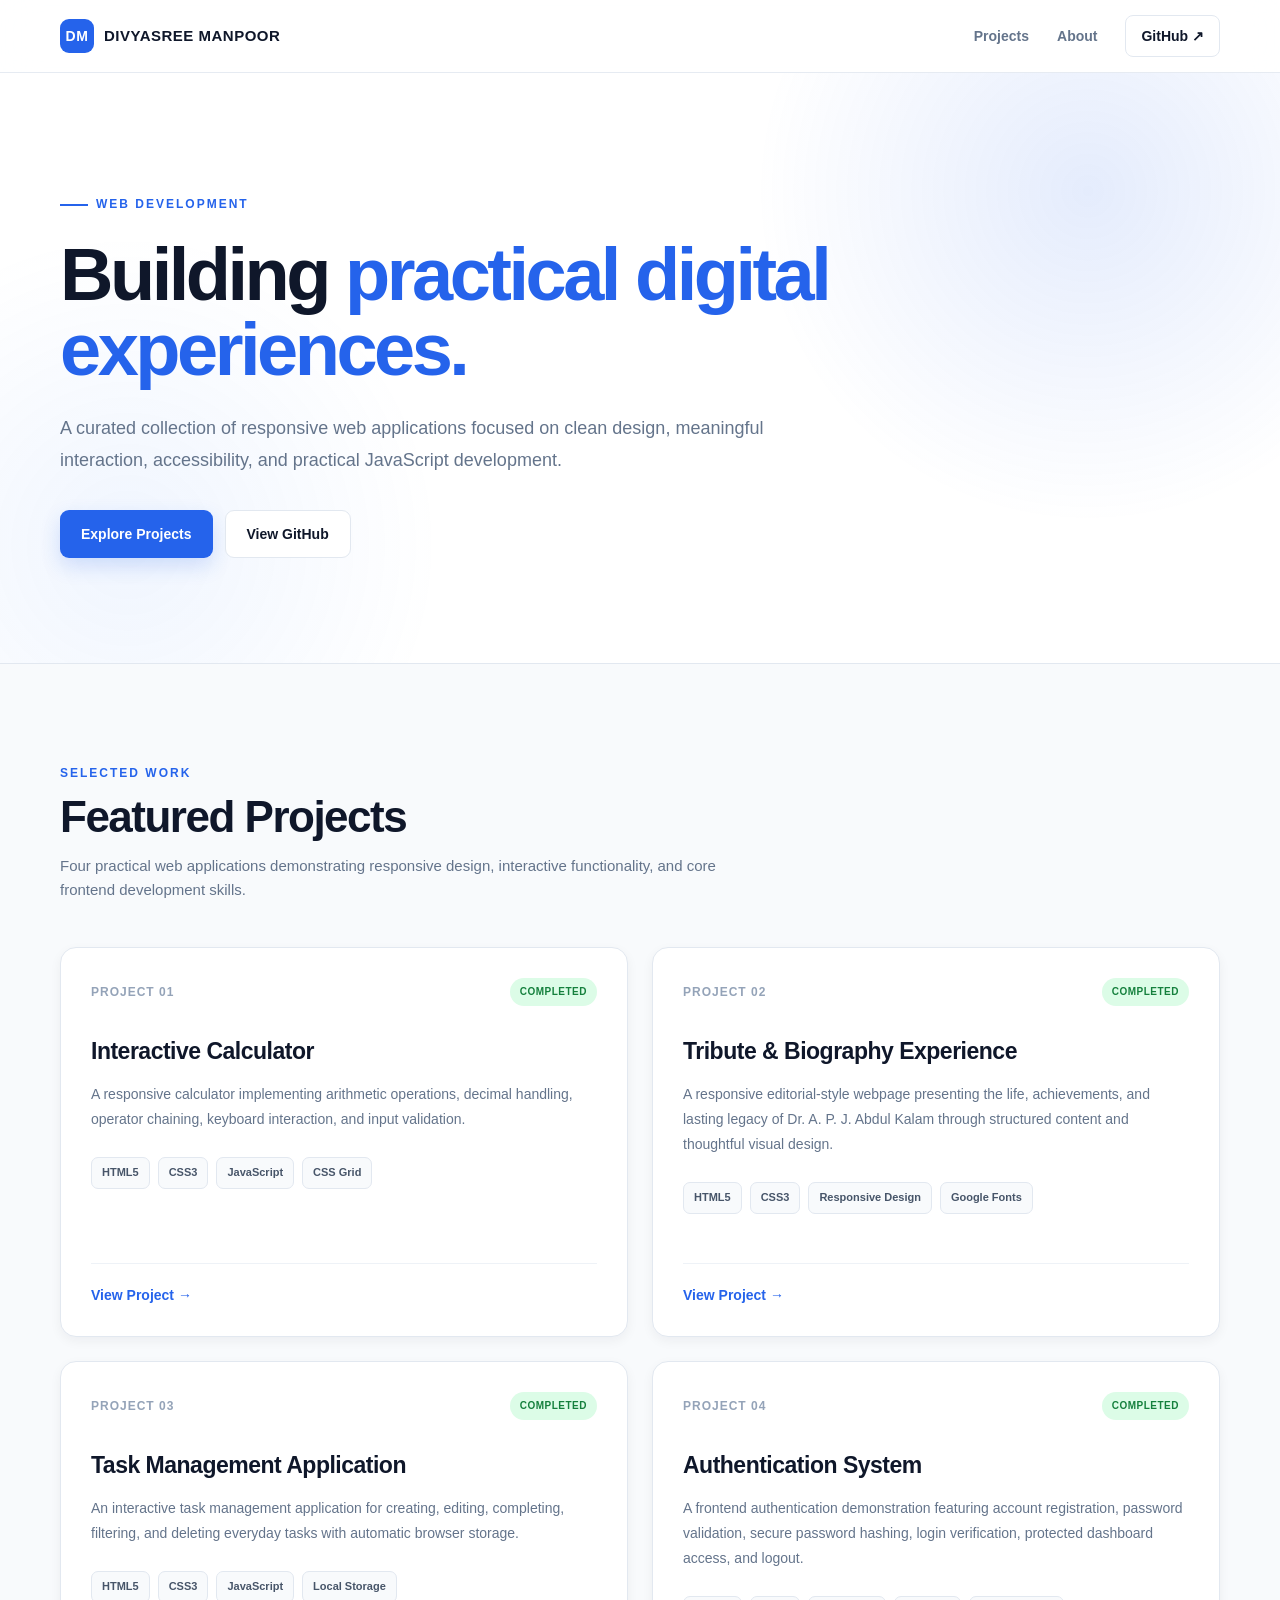
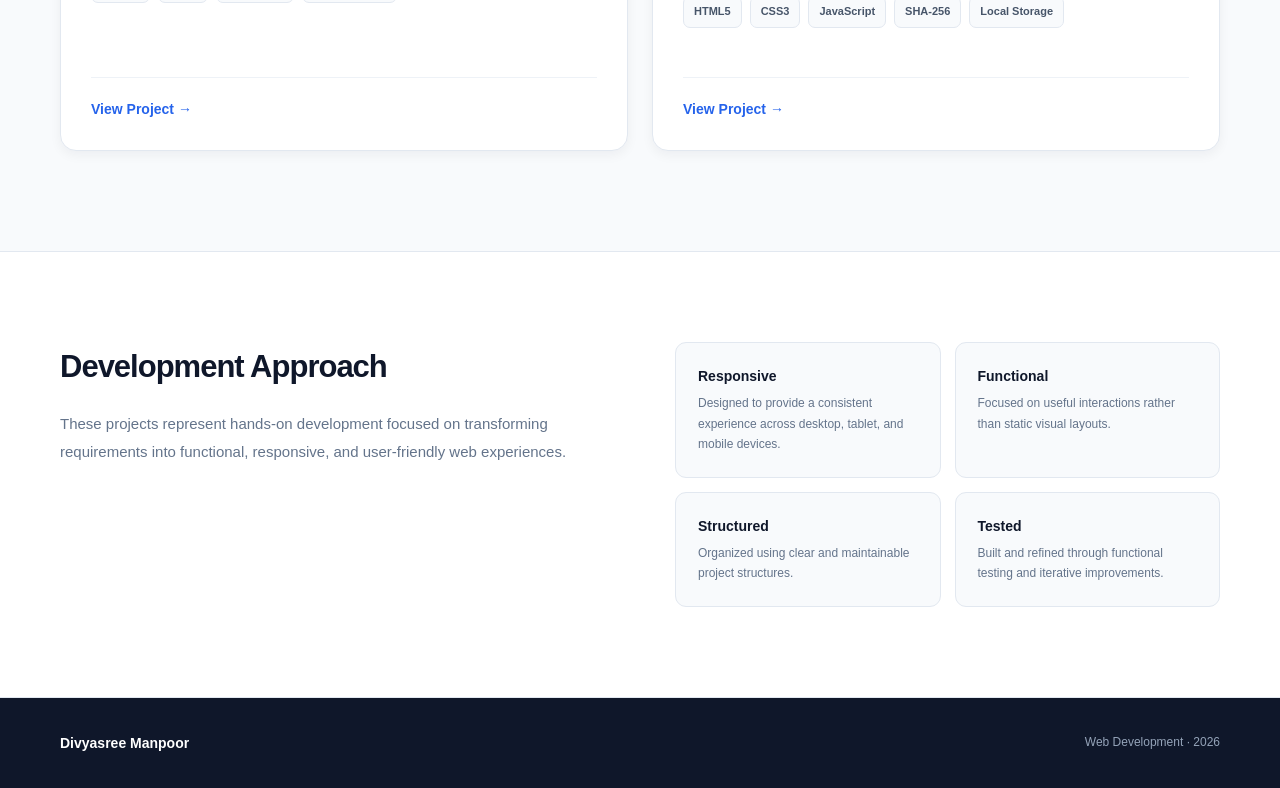
<file: index.html>
<!DOCTYPE html>
<html lang="en">

<head>
    <meta charset="UTF-8">

    <meta
        name="viewport"
        content="width=device-width, initial-scale=1.0"
    >

    <meta
        name="description"
        content="Divyasree Manpoor — Web Development Projects"
    >

    <meta name="theme-color" content="#0f172a">

    <title>Divyasree Manpoor | Web Development Projects</title>

    <style>

        /* =========================================
           RESET
        ========================================= */

        * {
            margin: 0;
            padding: 0;
            box-sizing: border-box;
        }

        html {
            scroll-behavior: smooth;
        }

        body {
            font-family:
                Inter,
                -apple-system,
                BlinkMacSystemFont,
                "Segoe UI",
                Roboto,
                Arial,
                sans-serif;

            color: #0f172a;
            background: #f8fafc;

            line-height: 1.6;
        }

        a {
            color: inherit;
            text-decoration: none;
        }

        button {
            font: inherit;
        }


        /* =========================================
           VARIABLES
        ========================================= */

        :root {
            --primary: #2563eb;
            --primary-dark: #1d4ed8;

            --heading: #0f172a;
            --text: #334155;
            --muted: #64748b;

            --background: #f8fafc;
            --surface: #ffffff;

            --border: #e2e8f0;

            --success: #15803d;
            --success-bg: #dcfce7;

            --shadow-sm:
                0 4px 12px rgba(15, 23, 42, 0.05);

            --shadow-md:
                0 15px 35px rgba(15, 23, 42, 0.08);
        }


        /* =========================================
           NAVIGATION
        ========================================= */

        .navbar {
            position: sticky;
            top: 0;
            z-index: 1000;

            border-bottom: 1px solid rgba(226, 232, 240, 0.85);

            background: rgba(255, 255, 255, 0.88);

            backdrop-filter: blur(18px);
        }

        .nav-container {
            width: min(1160px, calc(100% - 40px));

            min-height: 72px;

            margin: auto;

            display: flex;
            align-items: center;
            justify-content: space-between;

            gap: 30px;
        }

        .brand {
            display: flex;
            align-items: center;
            gap: 10px;

            color: var(--heading);

            font-size: 15px;
            font-weight: 800;

            letter-spacing: 0.5px;
        }

        .brand-mark {
            width: 34px;
            height: 34px;

            display: grid;
            place-items: center;

            border-radius: 9px;

            background: var(--primary);
            color: white;

            font-size: 14px;
            font-weight: 800;
        }

        .nav-links {
            display: flex;
            align-items: center;

            gap: 28px;

            color: var(--muted);

            font-size: 14px;
            font-weight: 600;
        }

        .nav-links a {
            transition: color 0.2s ease;
        }

        .nav-links a:hover {
            color: var(--primary);
        }

        .github-link {
            padding: 9px 15px;

            border: 1px solid var(--border);
            border-radius: 8px;

            background: white;

            color: var(--heading);

            transition:
                border-color 0.2s ease,
                color 0.2s ease,
                transform 0.2s ease;
        }

        .github-link:hover {
            border-color: var(--primary);
            color: var(--primary);

            transform: translateY(-1px);
        }


        /* =========================================
           HERO
        ========================================= */

        .hero {
            position: relative;

            overflow: hidden;

            border-bottom: 1px solid var(--border);

            background:
                radial-gradient(
                    circle at 85% 20%,
                    rgba(37, 99, 235, 0.12),
                    transparent 28%
                ),
                radial-gradient(
                    circle at 10% 80%,
                    rgba(59, 130, 246, 0.08),
                    transparent 25%
                ),
                #ffffff;
        }

        .hero-container {
            width: min(1160px, calc(100% - 40px));

            margin: auto;

            padding: 115px 0 105px;
        }

        .hero-content {
            max-width: 850px;
        }

        .hero-label {
            display: inline-flex;
            align-items: center;
            gap: 8px;

            margin-bottom: 22px;

            color: var(--primary);

            font-size: 12px;
            font-weight: 800;

            letter-spacing: 2px;

            text-transform: uppercase;
        }

        .hero-label::before {
            content: "";

            width: 28px;
            height: 2px;

            background: var(--primary);
        }

        .hero h1 {
            margin-bottom: 24px;

            color: var(--heading);

            font-size: clamp(44px, 7vw, 74px);

            line-height: 1.02;

            letter-spacing: -3.5px;
        }

        .hero h1 span {
            color: var(--primary);
        }

        .hero-description {
            max-width: 720px;

            margin-bottom: 34px;

            color: var(--muted);

            font-size: 18px;

            line-height: 1.8;
        }

        .hero-actions {
            display: flex;
            flex-wrap: wrap;

            gap: 12px;
        }

        .button {
            display: inline-flex;

            align-items: center;
            justify-content: center;

            min-height: 48px;

            padding: 0 21px;

            border-radius: 9px;

            font-size: 14px;
            font-weight: 700;

            transition:
                background 0.2s ease,
                color 0.2s ease,
                border-color 0.2s ease,
                transform 0.2s ease,
                box-shadow 0.2s ease;
        }

        .button-primary {
            background: var(--primary);

            color: white;

            box-shadow:
                0 8px 20px rgba(37, 99, 235, 0.18);
        }

        .button-primary:hover {
            background: var(--primary-dark);

            transform: translateY(-2px);

            box-shadow:
                0 12px 24px rgba(37, 99, 235, 0.25);
        }

        .button-secondary {
            border: 1px solid var(--border);

            background: white;

            color: var(--heading);
        }

        .button-secondary:hover {
            border-color: #94a3b8;

            transform: translateY(-2px);
        }


        /* =========================================
           PROJECT SECTION
        ========================================= */

        .projects-section {
            width: min(1160px, calc(100% - 40px));

            margin: auto;

            padding: 100px 0;
        }

        .section-header {
            margin-bottom: 45px;
        }

        .section-label {
            margin-bottom: 8px;

            color: var(--primary);

            font-size: 12px;
            font-weight: 800;

            letter-spacing: 2px;

            text-transform: uppercase;
        }

        .section-header h2 {
            margin-bottom: 12px;

            color: var(--heading);

            font-size: clamp(32px, 4vw, 44px);

            line-height: 1.15;

            letter-spacing: -1.5px;
        }

        .section-description {
            max-width: 680px;

            color: var(--muted);

            font-size: 15px;
        }


        /* =========================================
           PROJECT GRID
        ========================================= */

        .project-grid {
            display: grid;

            grid-template-columns:
                repeat(2, minmax(0, 1fr));

            gap: 24px;
        }


        /* =========================================
           PROJECT CARD
        ========================================= */

        .project-card {
            position: relative;

            display: flex;
            flex-direction: column;

            min-height: 390px;

            padding: 30px;

            overflow: hidden;

            border: 1px solid var(--border);

            border-radius: 16px;

            background: var(--surface);

            box-shadow: var(--shadow-sm);

            transition:
                transform 0.25s ease,
                box-shadow 0.25s ease,
                border-color 0.25s ease;
        }

        .project-card::before {
            content: "";

            position: absolute;

            top: 0;
            left: 0;

            width: 100%;
            height: 3px;

            background: var(--primary);

            transform: scaleX(0);

            transform-origin: left;

            transition: transform 0.3s ease;
        }

        .project-card:hover {
            transform: translateY(-6px);

            border-color: #cbd5e1;

            box-shadow: var(--shadow-md);
        }

        .project-card:hover::before {
            transform: scaleX(1);
        }


        /* =========================================
           PROJECT TOP
        ========================================= */

        .project-top {
            display: flex;

            align-items: center;
            justify-content: space-between;

            margin-bottom: 27px;
        }

        .project-number {
            color: #94a3b8;

            font-size: 12px;
            font-weight: 800;

            letter-spacing: 1px;
        }

        .project-status {
            padding: 6px 10px;

            border-radius: 999px;

            font-size: 10px;
            font-weight: 800;

            letter-spacing: 0.5px;

            text-transform: uppercase;
        }

        .completed {
            background: var(--success-bg);

            color: var(--success);
        }


        /* =========================================
           PROJECT CONTENT
        ========================================= */

        .project-card h3 {
            margin-bottom: 12px;

            color: var(--heading);

            font-size: 23px;

            letter-spacing: -0.5px;
        }

        .project-description {
            margin-bottom: 25px;

            color: var(--muted);

            font-size: 14px;

            line-height: 1.8;
        }


        /* =========================================
           TECHNOLOGIES
        ========================================= */

        .technologies {
            display: flex;
            flex-wrap: wrap;

            gap: 8px;

            margin-bottom: 28px;
        }

        .technology {
            padding: 6px 10px;

            border: 1px solid var(--border);

            border-radius: 7px;

            background: #f8fafc;

            color: #475569;

            font-size: 11px;
            font-weight: 700;
        }


        /* =========================================
           PROJECT FOOTER
        ========================================= */

        .project-footer {
            display: flex;
            align-items: center;

            margin-top: auto;

            padding-top: 20px;

            border-top: 1px solid #eef2f7;
        }

        .project-link {
            display: inline-flex;
            align-items: center;
            gap: 6px;

            color: var(--primary);

            font-size: 14px;
            font-weight: 800;

            transition:
                color 0.2s ease,
                gap 0.2s ease;
        }

        .project-link:hover {
            color: var(--primary-dark);

            gap: 10px;
        }


        /* =========================================
           ABOUT
        ========================================= */

        .about-section {
            border-top: 1px solid var(--border);
            border-bottom: 1px solid var(--border);

            background: white;
        }

        .about-container {
            width: min(1160px, calc(100% - 40px));

            margin: auto;

            padding: 90px 0;

            display: grid;

            grid-template-columns: 1fr 1fr;

            gap: 70px;
        }

        .about-content h2 {
            margin-bottom: 18px;

            color: var(--heading);

            font-size: 31px;

            letter-spacing: -1px;
        }

        .about-content p {
            color: var(--muted);

            font-size: 15px;

            line-height: 1.9;
        }

        .principles {
            display: grid;

            grid-template-columns:
                repeat(2, 1fr);

            gap: 14px;
        }

        .principle {
            padding: 22px;

            border: 1px solid var(--border);

            border-radius: 11px;

            background: #f8fafc;

            transition:
                transform 0.2s ease,
                border-color 0.2s ease;
        }

        .principle:hover {
            transform: translateY(-3px);

            border-color: #cbd5e1;
        }

        .principle h3 {
            margin-bottom: 6px;

            color: var(--heading);

            font-size: 14px;
        }

        .principle p {
            color: var(--muted);

            font-size: 12px;

            line-height: 1.7;
        }


        /* =========================================
           FOOTER
        ========================================= */

        footer {
            background: #0f172a;

            color: #94a3b8;
        }

        .footer-container {
            width: min(1160px, calc(100% - 40px));

            min-height: 90px;

            margin: auto;

            display: flex;

            align-items: center;
            justify-content: space-between;

            gap: 20px;
        }

        .footer-name {
            color: white;

            font-size: 14px;
            font-weight: 800;
        }

        .footer-text {
            font-size: 12px;
        }


        /* =========================================
           RESPONSIVE
        ========================================= */

        @media (max-width: 850px) {

            .project-grid {
                grid-template-columns: 1fr;
            }

            .about-container {
                grid-template-columns: 1fr;

                gap: 45px;
            }

        }


        @media (max-width: 600px) {

            .nav-container,
            .hero-container,
            .projects-section,
            .about-container,
            .footer-container {
                width: min(100% - 30px, 1160px);
            }

            .nav-container {
                min-height: 64px;
            }

            .brand {
                font-size: 13px;
            }

            .nav-links {
                gap: 12px;
            }

            .nav-links a:not(.github-link) {
                display: none;
            }

            .github-link {
                padding: 8px 12px;
            }

            .hero-container {
                padding: 75px 0 80px;
            }

            .hero h1 {
                font-size: 43px;

                letter-spacing: -2px;
            }

            .hero-description {
                font-size: 16px;
            }

            .projects-section {
                padding: 70px 0;
            }

            .project-card {
                min-height: auto;

                padding: 24px;
            }

            .about-container {
                padding: 70px 0;
            }

            .principles {
                grid-template-columns: 1fr;
            }

            .footer-container {
                min-height: auto;

                padding: 25px 0;

                align-items: flex-start;

                flex-direction: column;
            }

        }

    </style>

</head>


<body>


    <!-- =========================================
         NAVIGATION
    ========================================== -->

    <nav class="navbar">

        <div class="nav-container">

            <a
                href="#"
                class="brand"
            >

                <span class="brand-mark">
                    DM
                </span>

                DIVYASREE MANPOOR

            </a>


            <div class="nav-links">

                <a href="#projects">
                    Projects
                </a>

                <a href="#about">
                    About
                </a>

                <a
                    href="https://github.com/Divyasree-Manpoor/OIBSIP"
                    target="_blank"
                    rel="noopener noreferrer"
                    class="github-link"
                >
                    GitHub ↗
                </a>

            </div>

        </div>

    </nav>


    <!-- =========================================
         HERO
    ========================================== -->

    <header class="hero">

        <div class="hero-container">

            <div class="hero-content">

                <div class="hero-label">
                    WEB DEVELOPMENT
                </div>


                <h1>
                    Building
                    <span>
                        practical digital experiences.
                    </span>
                </h1>


                <p class="hero-description">

                    A curated collection of responsive web applications
                    focused on clean design, meaningful interaction,
                    accessibility, and practical JavaScript development.

                </p>


                <div class="hero-actions">

                    <a
                        href="#projects"
                        class="button button-primary"
                    >
                        Explore Projects
                    </a>


                    <a
                        href="https://github.com/Divyasree-Manpoor/OIBSIP"
                        target="_blank"
                        rel="noopener noreferrer"
                        class="button button-secondary"
                    >
                        View GitHub
                    </a>

                </div>

            </div>

        </div>

    </header>


    <!-- =========================================
         PROJECTS
    ========================================== -->

    <main>

        <section
            id="projects"
            class="projects-section"
        >

            <div class="section-header">

                <div class="section-label">
                    SELECTED WORK
                </div>


                <h2>
                    Featured Projects
                </h2>


                <p class="section-description">

                    Four practical web applications demonstrating
                    responsive design, interactive functionality,
                    and core frontend development skills.

                </p>

            </div>


            <div class="project-grid">


                <!-- =================================
                     PROJECT 01
                ================================== -->

                <article class="project-card">

                    <div class="project-top">

                        <span class="project-number">
                            PROJECT 01
                        </span>

                        <span class="project-status completed">
                            Completed
                        </span>

                    </div>


                    <h3>
                        Interactive Calculator
                    </h3>


                    <p class="project-description">

                        A responsive calculator implementing arithmetic
                        operations, decimal handling, operator chaining,
                        keyboard interaction, and input validation.

                    </p>


                    <div class="technologies">

                        <span class="technology">
                            HTML5
                        </span>

                        <span class="technology">
                            CSS3
                        </span>

                        <span class="technology">
                            JavaScript
                        </span>

                        <span class="technology">
                            CSS Grid
                        </span>

                    </div>


                    <div class="project-footer">

                        <a
                            href="./WebDev-L2-Calculator/index.html"
                            class="project-link"
                        >
                            View Project →
                        </a>

                    </div>

                </article>



                <!-- =================================
                     PROJECT 02
                ================================== -->

                <article class="project-card">

                    <div class="project-top">

                        <span class="project-number">
                            PROJECT 02
                        </span>

                        <span class="project-status completed">
                            Completed
                        </span>

                    </div>


                    <h3>
                        Tribute & Biography Experience
                    </h3>


                    <p class="project-description">

                        A responsive editorial-style webpage presenting
                        the life, achievements, and lasting legacy of
                        Dr. A. P. J. Abdul Kalam through structured
                        content and thoughtful visual design.

                    </p>


                    <div class="technologies">

                        <span class="technology">
                            HTML5
                        </span>

                        <span class="technology">
                            CSS3
                        </span>

                        <span class="technology">
                            Responsive Design
                        </span>

                        <span class="technology">
                            Google Fonts
                        </span>

                    </div>


                    <div class="project-footer">

                        <a
                            href="./WebDev-L2-TributePage/index.html"
                            class="project-link"
                        >
                            View Project →
                        </a>

                    </div>

                </article>



                <!-- =================================
                     PROJECT 03
                ================================== -->

                <article class="project-card">

                    <div class="project-top">

                        <span class="project-number">
                            PROJECT 03
                        </span>

                        <span class="project-status completed">
                            Completed
                        </span>

                    </div>


                    <h3>
                        Task Management Application
                    </h3>


                    <p class="project-description">

                        An interactive task management application for
                        creating, editing, completing, filtering,
                        and deleting everyday tasks with automatic
                        browser storage.

                    </p>


                    <div class="technologies">

                        <span class="technology">
                            HTML5
                        </span>

                        <span class="technology">
                            CSS3
                        </span>

                        <span class="technology">
                            JavaScript
                        </span>

                        <span class="technology">
                            Local Storage
                        </span>

                    </div>


                    <div class="project-footer">

                        <a
                            href="./WebDev-L2-ToDoApp/index.html"
                            class="project-link"
                        >
                            View Project →
                        </a>

                    </div>

                </article>



                <!-- =================================
                     PROJECT 04
                ================================== -->

                <article class="project-card">

                    <div class="project-top">

                        <span class="project-number">
                            PROJECT 04
                        </span>

                        <span class="project-status completed">
                            Completed
                        </span>

                    </div>


                    <h3>
                        Authentication System
                    </h3>


                    <p class="project-description">

                        A frontend authentication demonstration featuring
                        account registration, password validation,
                        secure password hashing, login verification,
                        protected dashboard access, and logout.

                    </p>


                    <div class="technologies">

                        <span class="technology">
                            HTML5
                        </span>

                        <span class="technology">
                            CSS3
                        </span>

                        <span class="technology">
                            JavaScript
                        </span>

                        <span class="technology">
                            SHA-256
                        </span>

                        <span class="technology">
                            Local Storage
                        </span>

                    </div>


                    <div class="project-footer">

                        <a
                            href="./WebDev-L2-LoginAuthentication/index.html"
                            class="project-link"
                        >
                            View Project →
                        </a>

                    </div>

                </article>


            </div>

        </section>



        <!-- =========================================
             ABOUT
        ========================================== -->

        <section
            id="about"
            class="about-section"
        >

            <div class="about-container">


                <div class="about-content">

                    <h2>
                        Development Approach
                    </h2>


                    <p>

                        These projects represent hands-on development
                        focused on transforming requirements into
                        functional, responsive, and user-friendly
                        web experiences.

                    </p>

                </div>


                <div class="principles">


                    <div class="principle">

                        <h3>
                            Responsive
                        </h3>

                        <p>
                            Designed to provide a consistent experience
                            across desktop, tablet, and mobile devices.
                        </p>

                    </div>


                    <div class="principle">

                        <h3>
                            Functional
                        </h3>

                        <p>
                            Focused on useful interactions rather than
                            static visual layouts.
                        </p>

                    </div>


                    <div class="principle">

                        <h3>
                            Structured
                        </h3>

                        <p>
                            Organized using clear and maintainable
                            project structures.
                        </p>

                    </div>


                    <div class="principle">

                        <h3>
                            Tested
                        </h3>

                        <p>
                            Built and refined through functional testing
                            and iterative improvements.
                        </p>

                    </div>


                </div>

            </div>

        </section>

    </main>



    <!-- =========================================
         FOOTER
    ========================================== -->

    <footer>

        <div class="footer-container">

            <div class="footer-name">
                Divyasree Manpoor
            </div>


            <div class="footer-text">
                Web Development · 2026
            </div>

        </div>

    </footer>


</body>

</html>
</file>
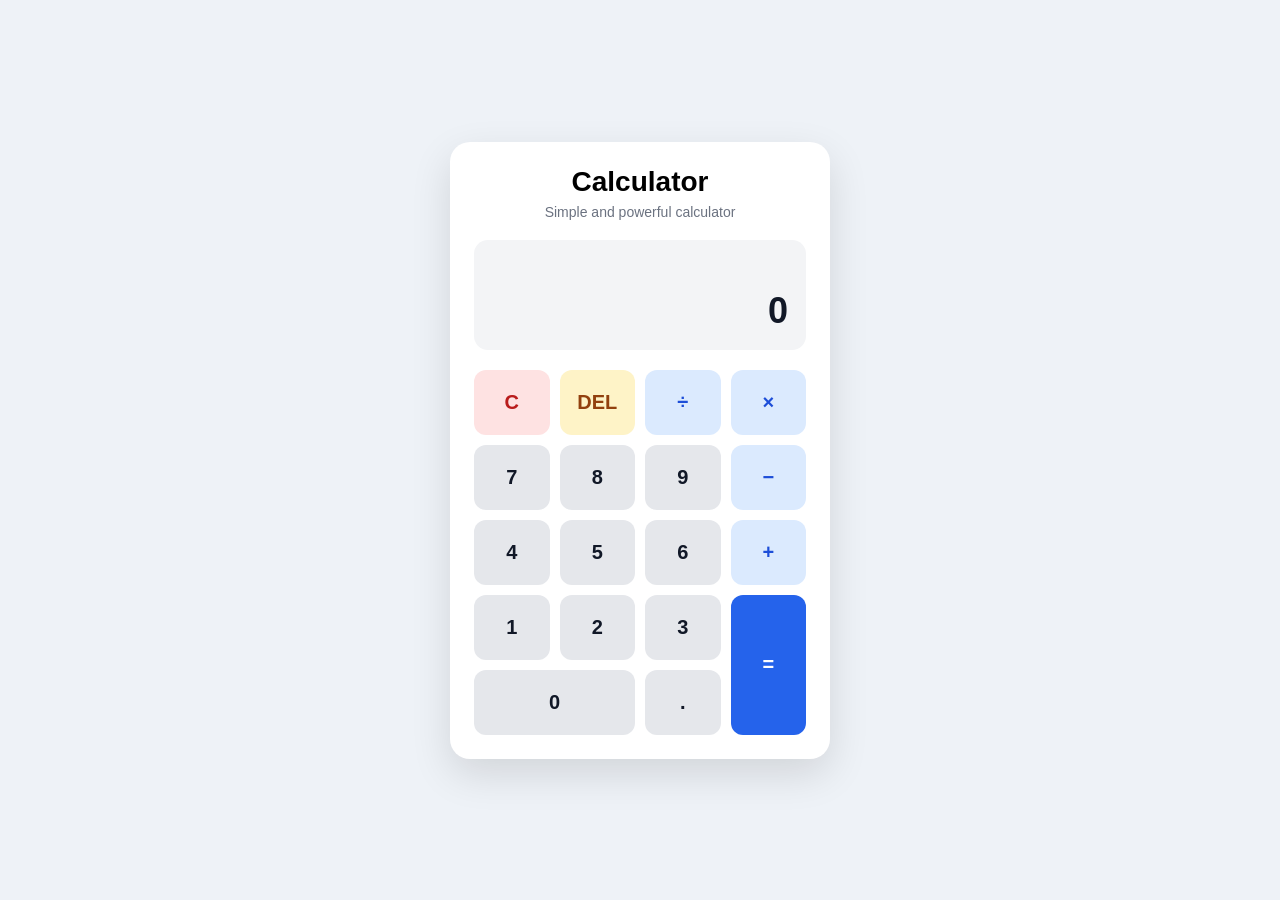
<file: WebDev-L2-Calculator/index.html>
<!DOCTYPE html>
<html lang="en">
<head>
    <meta charset="UTF-8">
    <meta name="viewport" content="width=device-width, initial-scale=1.0">

    <title>Calculator | Oasis Infobyte</title>

    <link rel="stylesheet" href="style.css">
</head>

<body>

    <main class="calculator-container">

        <div class="calculator">

           <div class="calculator-header">
    <h1>Calculator</h1>
    <p>Simple and powerful calculator</p>
</div>

            <div class="display-container">
                <div id="previous-display" class="previous-display"></div>
                <div id="current-display" class="current-display">0</div>
            </div>

            <div class="calculator-buttons">

                <button type="button" class="button button-clear" data-action="clear">
                    C
                </button>

                <button type="button" class="button button-delete" data-action="delete">
                    DEL
                </button>

                <button type="button" class="button button-operator" data-operator="÷">
                    ÷
                </button>

                <button type="button" class="button button-operator" data-operator="×">
                    ×
                </button>


                <button type="button" class="button" data-number="7">
                    7
                </button>

                <button type="button" class="button" data-number="8">
                    8
                </button>

                <button type="button" class="button" data-number="9">
                    9
                </button>

                <button type="button" class="button button-operator" data-operator="−">
                    −
                </button>


                <button type="button" class="button" data-number="4">
                    4
                </button>

                <button type="button" class="button" data-number="5">
                    5
                </button>

                <button type="button" class="button" data-number="6">
                    6
                </button>

                <button type="button" class="button button-operator" data-operator="+">
                    +
                </button>


                <button type="button" class="button" data-number="1">
                    1
                </button>

                <button type="button" class="button" data-number="2">
                    2
                </button>

                <button type="button" class="button" data-number="3">
                    3
                </button>

                <button type="button" class="button button-equals" data-action="equals">
                    =
                </button>


                <button type="button" class="button button-zero" data-number="0">
                    0
                </button>

                <button type="button" class="button" data-number=".">
                    .
                </button>

            </div>

        </div>

    </main>

    <script src="script.js"></script>

</body>
</html>
</file>
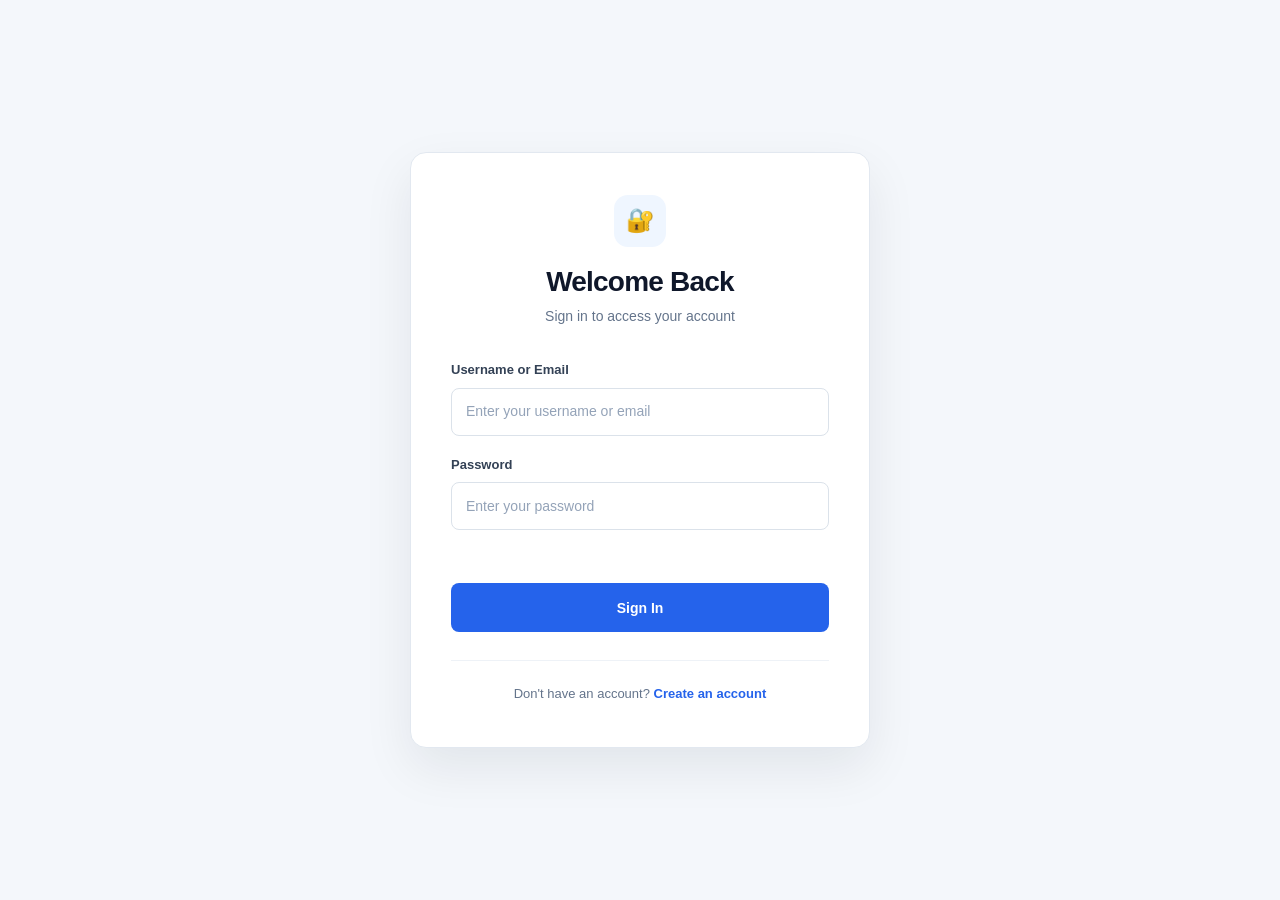
<file: WebDev-L2-LoginAuthentication/index.html>
<!DOCTYPE html>
<html lang="en">

<head>
    <meta charset="UTF-8">

    <meta
        name="viewport"
        content="width=device-width, initial-scale=1.0"
    >

    <meta
        name="description"
        content="Secure login authentication system."
    >

    <title>Secure Login</title>

    <link rel="stylesheet" href="style.css">
</head>

<body>

    <main class="auth-container">

        <section class="auth-card">

            <!-- Brand -->

            <div class="brand">
                <div class="brand-icon">
                    🔐
                </div>

                <h1>Welcome Back</h1>

                <p>
                    Sign in to access your account
                </p>
            </div>


            <!-- Login Form -->

            <form id="loginForm" class="auth-form">

                <div class="form-group">

                    <label for="loginIdentifier">
                        Username or Email
                    </label>

                    <input
                        type="text"
                        id="loginIdentifier"
                        placeholder="Enter your username or email"
                        autocomplete="username"
                        required
                    >

                </div>


                <div class="form-group">

                    <label for="loginPassword">
                        Password
                    </label>

                    <input
                        type="password"
                        id="loginPassword"
                        placeholder="Enter your password"
                        autocomplete="current-password"
                        required
                    >

                </div>


                <!-- Error Message -->

                <p
                    id="loginMessage"
                    class="form-message"
                    aria-live="polite"
                ></p>


                <button
                    type="submit"
                    class="primary-button"
                >
                    Sign In
                </button>

            </form>


            <!-- Registration Link -->

            <div class="auth-footer">

                <p>
                    Don't have an account?
                    <a href="register.html">
                        Create an account
                    </a>
                </p>

            </div>

        </section>

    </main>


    <script src="auth.js"></script>

</body>

</html>
</file>
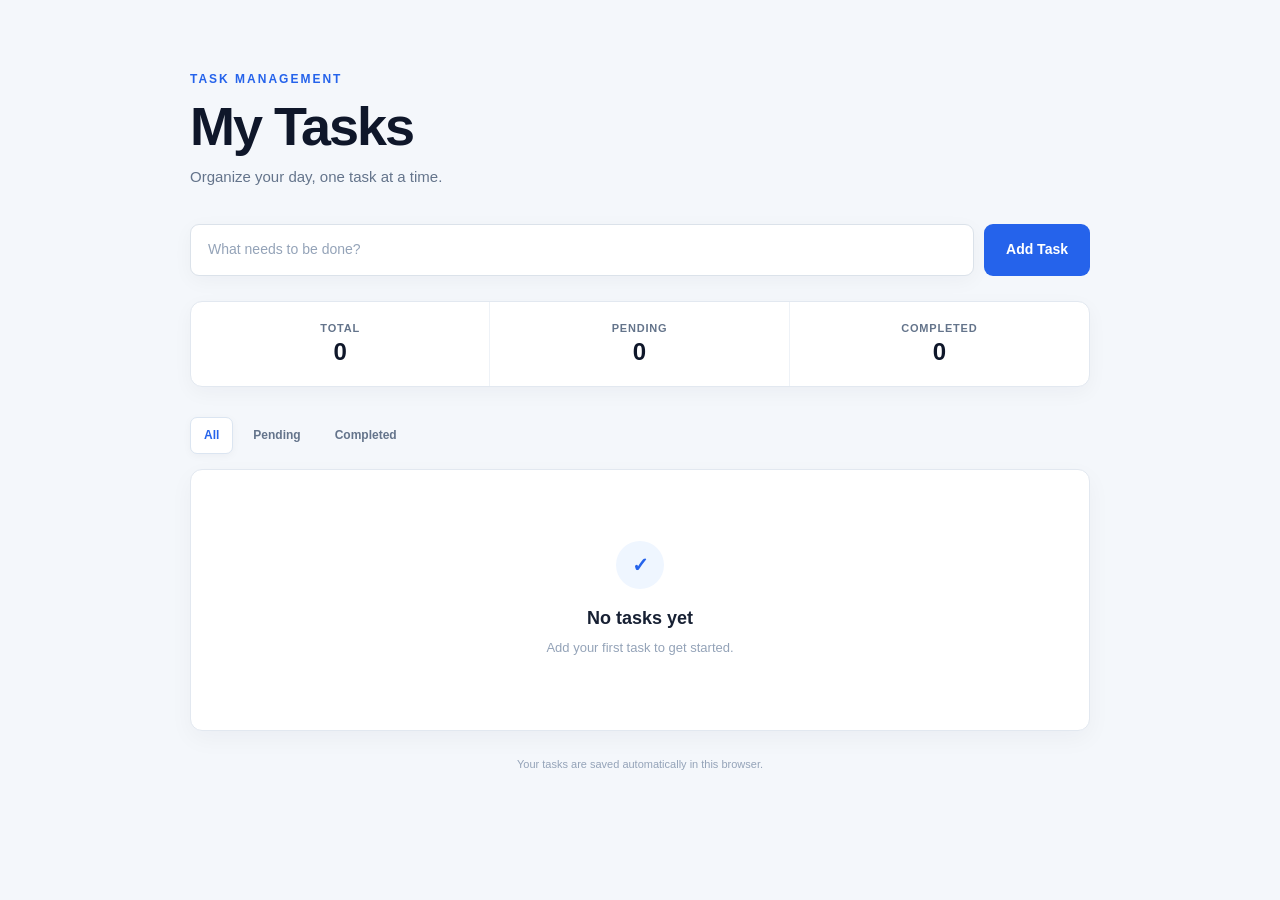
<file: WebDev-L2-ToDoAPP/index.html>
<!DOCTYPE html>
<html lang="en">

<head>
    <meta charset="UTF-8">

    <meta
        name="viewport"
        content="width=device-width, initial-scale=1.0"
    >

    <meta
        name="description"
        content="A responsive task management application."
    >

    <title>Task Manager</title>

    <link rel="stylesheet" href="style.css">
</head>

<body>

    <main class="app">

        <!-- Header -->

        <header class="app-header">

            <div>
                <p class="eyebrow">TASK MANAGEMENT</p>

                <h1>My Tasks</h1>

                <p class="subtitle">
                    Organize your day, one task at a time.
                </p>
            </div>

        </header>


        <!-- Add Task -->

        <section class="task-input-section">

            <form id="taskForm" class="task-form">

                <label
                    for="taskInput"
                    class="sr-only"
                >
                    Enter a task
                </label>

                <input
                    type="text"
                    id="taskInput"
                    placeholder="What needs to be done?"
                    autocomplete="off"
                    maxlength="150"
                >

                <button
                    type="submit"
                    class="add-button"
                >
                    Add Task
                </button>

            </form>

        </section>


        <!-- Task Summary -->

        <section class="task-summary">

            <div class="summary-item">

                <span class="summary-label">
                    Total
                </span>

                <strong id="totalCount">
                    0
                </strong>

            </div>


            <div class="summary-item">

                <span class="summary-label">
                    Pending
                </span>

                <strong id="pendingCount">
                    0
                </strong>

            </div>


            <div class="summary-item">

                <span class="summary-label">
                    Completed
                </span>

                <strong id="completedCount">
                    0
                </strong>

            </div>

        </section>


        <!-- Task Controls -->

        <section class="task-controls">

            <div
                class="filter-buttons"
                role="group"
                aria-label="Task filters"
            >

                <button
                    type="button"
                    class="filter-button active"
                    data-filter="all"
                >
                    All
                </button>

                <button
                    type="button"
                    class="filter-button"
                    data-filter="pending"
                >
                    Pending
                </button>

                <button
                    type="button"
                    class="filter-button"
                    data-filter="completed"
                >
                    Completed
                </button>

            </div>

        </section>


        <!-- Task List -->

        <section class="tasks-section">

            <div
                id="emptyState"
                class="empty-state"
            >

                <div class="empty-icon">
                    ✓
                </div>

                <h2>No tasks yet</h2>

                <p>
                    Add your first task to get started.
                </p>

            </div>


            <ul
                id="taskList"
                class="task-list"
                aria-live="polite"
            >
            </ul>

        </section>


        <!-- Footer -->

        <footer class="app-footer">

            <p>
                Your tasks are saved automatically in this browser.
            </p>

        </footer>

    </main>


    <script src="script.js"></script>

</body>

</html>
</file>
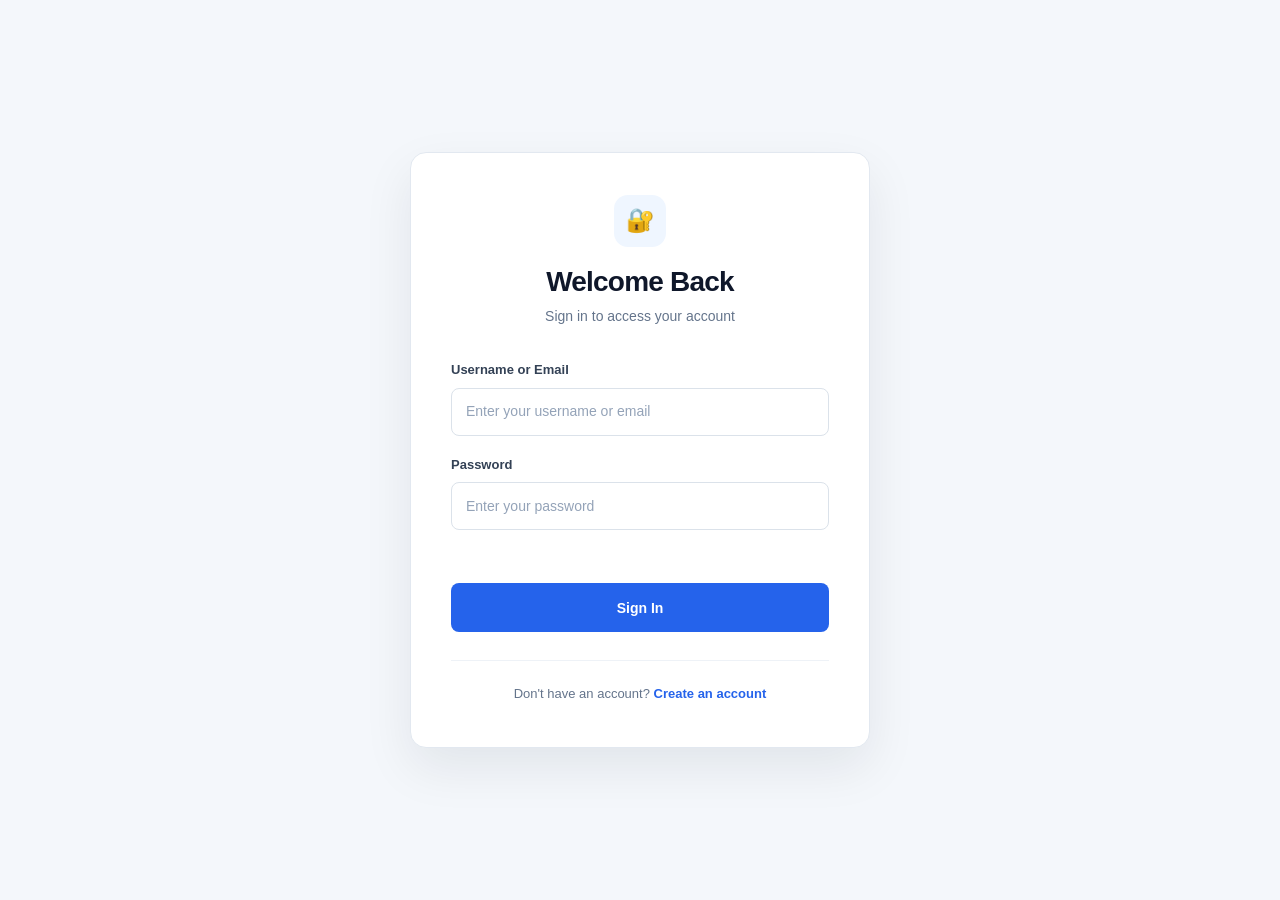
<file: WebDev-L2-LoginAuthentication/dashboard.html>
<!DOCTYPE html>
<html lang="en">

<head>
    <meta charset="UTF-8">

    <meta
        name="viewport"
        content="width=device-width, initial-scale=1.0"
    >

    <meta
        name="description"
        content="Protected user dashboard."
    >

    <title>Dashboard</title>

    <link rel="stylesheet" href="style.css">
</head>

<body>

    <main class="dashboard-container">

        <section class="dashboard-card">

            <!-- Header -->

            <header class="dashboard-header">

                <div>

                    <p class="eyebrow">
                        ACCOUNT DASHBOARD
                    </p>

                    <h1>
                        Welcome,
                        <span id="dashboardUser">
                            User
                        </span>
                    </h1>

                    <p class="dashboard-subtitle">
                        You have successfully signed in to your account.
                    </p>

                </div>


                <button
                    type="button"
                    id="logoutButton"
                    class="logout-button"
                >
                    Logout
                </button>

            </header>


            <!-- Account Information -->

            <section class="dashboard-content">

                <div class="dashboard-section">

                    <div class="section-icon">
                        ✓
                    </div>

                    <div>

                        <h2>
                            Authentication Successful
                        </h2>

                        <p>
                            Your account has been verified and you
                            currently have an active session.
                        </p>

                    </div>

                </div>


                <div class="account-details">

                    <div class="detail-item">

                        <span>
                            Account
                        </span>

                        <strong id="accountIdentifier">
                            —
                        </strong>

                    </div>


                    <div class="detail-item">

                        <span>
                            Session
                        </span>

                        <strong class="session-active">
                            Active
                        </strong>

                    </div>

                </div>

            </section>


            <!-- Security Notice -->

            <aside class="security-notice">

                <strong>
                    Protected Area
                </strong>

                <p>
                    This page requires an authenticated session.
                    Logging out will end your current session and
                    return you to the login page.
                </p>

            </aside>

        </section>

    </main>


    <script src="auth.js"></script>

</body>

</html>
</file>
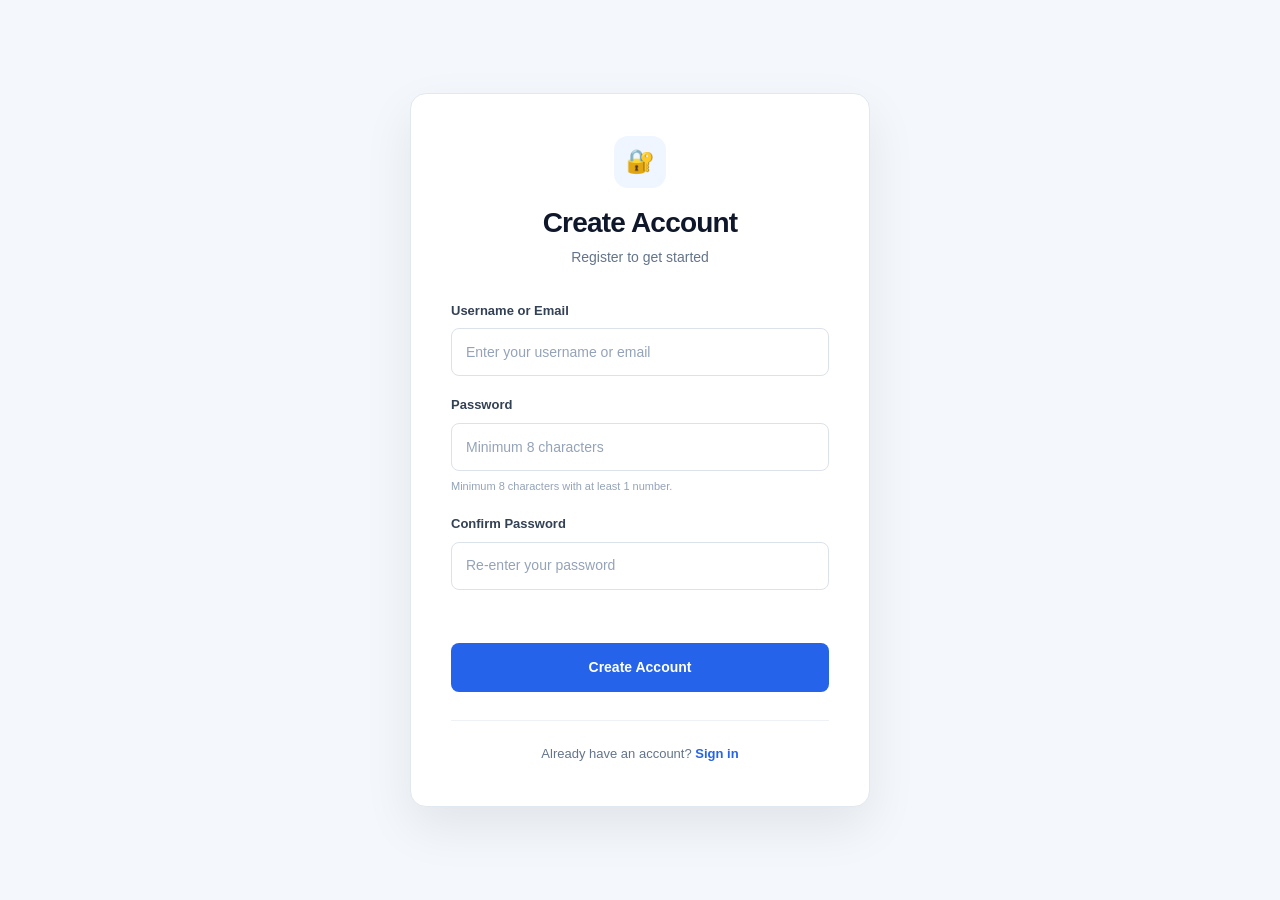
<file: WebDev-L2-LoginAuthentication/register.html>
<!DOCTYPE html>
<html lang="en">

<head>
    <meta charset="UTF-8">

    <meta
        name="viewport"
        content="width=device-width, initial-scale=1.0"
    >

    <meta
        name="description"
        content="Create an account for the authentication system."
    >

    <title>Create Account</title>

    <link rel="stylesheet" href="style.css">
</head>

<body>

    <main class="auth-container">

        <section class="auth-card">

            <!-- Brand -->

            <div class="brand">

                <div class="brand-icon">
                    🔐
                </div>

                <h1>Create Account</h1>

                <p>
                    Register to get started
                </p>

            </div>


            <!-- Registration Form -->

            <form
                id="registerForm"
                class="auth-form"
            >

                <!-- Username / Email -->

                <div class="form-group">

                    <label for="registerIdentifier">
                        Username or Email
                    </label>

                    <input
                        type="text"
                        id="registerIdentifier"
                        placeholder="Enter your username or email"
                        autocomplete="username"
                        maxlength="100"
                        required
                    >

                </div>


                <!-- Password -->

                <div class="form-group">

                    <label for="registerPassword">
                        Password
                    </label>

                    <input
                        type="password"
                        id="registerPassword"
                        placeholder="Minimum 8 characters"
                        autocomplete="new-password"
                        maxlength="100"
                        required
                    >

                    <small class="field-hint">
                        Minimum 8 characters with at least 1 number.
                    </small>

                </div>


                <!-- Confirm Password -->

                <div class="form-group">

                    <label for="confirmPassword">
                        Confirm Password
                    </label>

                    <input
                        type="password"
                        id="confirmPassword"
                        placeholder="Re-enter your password"
                        autocomplete="new-password"
                        maxlength="100"
                        required
                    >

                </div>


                <!-- Registration Message -->

                <p
                    id="registerMessage"
                    class="form-message"
                    aria-live="polite"
                ></p>


                <!-- Register Button -->

                <button
                    type="submit"
                    class="primary-button"
                >
                    Create Account
                </button>

            </form>


            <!-- Login Link -->

            <div class="auth-footer">

                <p>
                    Already have an account?
                    <a href="index.html">
                        Sign in
                    </a>
                </p>

            </div>

        </section>

    </main>


    <script src="auth.js"></script>

</body>

</html>
</file>
<file: WebDev-L2-Calculator/style.css>
/* ================================
   Global Styles
================================ */

* {
    margin: 0;
    padding: 0;
    box-sizing: border-box;
}

body {
    min-height: 100vh;
    font-family: Arial, sans-serif;
    background: #eef2f7;
}


/* ================================
   Main Container
================================ */

.calculator-container {
    min-height: 100vh;
    display: flex;
    justify-content: center;
    align-items: center;
    padding: 20px;
}


/* ================================
   Calculator
================================ */

.calculator {
    width: 100%;
    max-width: 380px;
    padding: 24px;
    border-radius: 20px;
    background: #ffffff;
    box-shadow: 0 15px 40px rgba(0, 0, 0, 0.12);
}


/* ================================
   Header
================================ */

.calculator-header {
    text-align: center;
    margin-bottom: 20px;
}

.calculator-header h1 {
    font-size: 28px;
    margin-bottom: 6px;
}

.calculator-header p {
    font-size: 14px;
    color: #6b7280;
}


/* ================================
   Display
================================ */

.display-container {
    min-height: 110px;
    padding: 18px;
    margin-bottom: 20px;

    display: flex;
    flex-direction: column;
    justify-content: flex-end;
    align-items: flex-end;

    border-radius: 14px;
    background: #f3f4f6;

    overflow: hidden;
}

.previous-display {
    min-height: 24px;
    width: 100%;

    text-align: right;

    font-size: 16px;
    color: #6b7280;

    overflow-wrap: anywhere;
}

.current-display {
    width: 100%;

    text-align: right;

    font-size: 36px;
    font-weight: bold;

    color: #111827;

    overflow-wrap: anywhere;
}


/* ================================
   Buttons
================================ */

/*
   CSS Grid is required by the
   Oasis Infobyte task.
*/

.calculator-buttons {
    display: grid;
    grid-template-columns: repeat(4, 1fr);
    gap: 10px;
}

.button {
    min-height: 65px;

    border: none;
    border-radius: 12px;

    background: #e5e7eb;
    color: #111827;

    font-size: 20px;
    font-weight: 600;

    cursor: pointer;

    transition:
        transform 0.15s ease,
        background 0.15s ease;
}

.button:hover {
    background: #d1d5db;
}

.button:active {
    transform: scale(0.95);
}


/* ================================
   Special Buttons
================================ */

.button-clear {
    background: #fee2e2;
    color: #b91c1c;
}

.button-delete {
    background: #fef3c7;
    color: #92400e;
}

.button-operator {
    background: #dbeafe;
    color: #1d4ed8;
}

.button-equals {
    grid-row: span 2;

    background: #2563eb;
    color: #ffffff;
}

.button-equals:hover {
    background: #1d4ed8;
}

.button-zero {
    grid-column: span 2;
}


/* ================================
   Responsive Design
================================ */

@media (max-width: 480px) {

    .calculator {
        padding: 18px;
    }

    .calculator-header h1 {
        font-size: 24px;
    }

    .button {
        min-height: 58px;
        font-size: 18px;
    }

    .current-display {
        font-size: 30px;
    }
}
</file>
<file: WebDev-L2-LoginAuthentication/style.css>
/* =========================================
   RESET
========================================= */

* {
    margin: 0;
    padding: 0;
    box-sizing: border-box;
}

html {
    scroll-behavior: smooth;
}

body {
    min-height: 100vh;

    font-family:
        Inter,
        -apple-system,
        BlinkMacSystemFont,
        "Segoe UI",
        Roboto,
        Arial,
        sans-serif;

    color: #172033;
    background: #f4f7fb;

    line-height: 1.6;
}

button,
input {
    font: inherit;
}

button {
    cursor: pointer;
}

a {
    color: inherit;
    text-decoration: none;
}


/* =========================================
   AUTHENTICATION LAYOUT
========================================= */

.auth-container {
    width: min(100% - 30px, 460px);

    min-height: 100vh;

    margin: auto;

    display: flex;

    align-items: center;
    justify-content: center;

    padding: 40px 0;
}


/* =========================================
   AUTH CARD
========================================= */

.auth-card {
    width: 100%;

    padding: 42px 40px;

    border: 1px solid #e2e8f0;
    border-radius: 16px;

    background: #ffffff;

    box-shadow:
        0 20px 50px rgba(15, 23, 42, 0.08);
}


/* =========================================
   BRAND
========================================= */

.brand {
    margin-bottom: 32px;

    text-align: center;
}

.brand-icon {
    width: 52px;
    height: 52px;

    margin: 0 auto 18px;

    display: flex;

    align-items: center;
    justify-content: center;

    border-radius: 14px;

    background: #eff6ff;

    font-size: 23px;
}

.brand h1 {
    margin-bottom: 7px;

    color: #0f172a;

    font-size: 28px;

    line-height: 1.2;

    letter-spacing: -0.8px;
}

.brand p {
    color: #64748b;

    font-size: 14px;
}


/* =========================================
   FORM
========================================= */

.auth-form {
    display: flex;

    flex-direction: column;

    gap: 19px;
}

.form-group {
    display: flex;

    flex-direction: column;

    gap: 7px;
}

.form-group label {
    color: #334155;

    font-size: 13px;
    font-weight: 700;
}

.form-group input {
    width: 100%;

    min-height: 48px;

    padding: 0 14px;

    border: 1px solid #dbe2ea;
    border-radius: 8px;

    outline: none;

    background: #ffffff;

    color: #172033;

    font-size: 14px;

    transition:
        border-color 0.2s ease,
        box-shadow 0.2s ease;
}

.form-group input::placeholder {
    color: #94a3b8;
}

.form-group input:focus {
    border-color: #2563eb;

    box-shadow:
        0 0 0 3px rgba(37, 99, 235, 0.10);
}

.field-hint {
    color: #94a3b8;

    font-size: 11px;

    line-height: 1.5;
}


/* =========================================
   FORM MESSAGE
========================================= */

.form-message {
    min-height: 18px;

    margin-top: -5px;

    color: #dc2626;

    font-size: 12px;

    line-height: 1.5;
}

.form-message.success {
    color: #15803d;
}


/* =========================================
   PRIMARY BUTTON
========================================= */

.primary-button {
    width: 100%;

    min-height: 49px;

    margin-top: 2px;

    border: none;
    border-radius: 8px;

    background: #2563eb;

    color: #ffffff;

    font-size: 14px;
    font-weight: 700;

    transition:
        background 0.2s ease,
        transform 0.2s ease;
}

.primary-button:hover {
    background: #1d4ed8;

    transform: translateY(-1px);
}

.primary-button:active {
    transform: translateY(0);
}


/* =========================================
   AUTH FOOTER
========================================= */

.auth-footer {
    margin-top: 28px;

    padding-top: 23px;

    border-top: 1px solid #eef2f7;

    text-align: center;
}

.auth-footer p {
    color: #64748b;

    font-size: 13px;
}

.auth-footer a {
    color: #2563eb;

    font-weight: 700;
}

.auth-footer a:hover {
    color: #1d4ed8;

    text-decoration: underline;
}


/* =========================================
   DASHBOARD
========================================= */

.dashboard-container {
    width: min(100% - 30px, 900px);

    min-height: 100vh;

    margin: auto;

    display: flex;

    align-items: center;
    justify-content: center;

    padding: 50px 0;
}

.dashboard-card {
    width: 100%;

    padding: 42px;

    border: 1px solid #e2e8f0;
    border-radius: 16px;

    background: #ffffff;

    box-shadow:
        0 20px 50px rgba(15, 23, 42, 0.08);
}


/* =========================================
   DASHBOARD HEADER
========================================= */

.dashboard-header {
    display: flex;

    align-items: flex-start;
    justify-content: space-between;

    gap: 30px;

    padding-bottom: 30px;

    border-bottom: 1px solid #eef2f7;
}

.eyebrow {
    margin-bottom: 8px;

    color: #2563eb;

    font-size: 11px;
    font-weight: 800;

    letter-spacing: 2px;
}

.dashboard-header h1 {
    margin-bottom: 8px;

    color: #0f172a;

    font-size: clamp(30px, 5vw, 42px);

    line-height: 1.15;

    letter-spacing: -1.5px;
}

.dashboard-header h1 span {
    color: #2563eb;
}

.dashboard-subtitle {
    color: #64748b;

    font-size: 14px;
}


/* =========================================
   LOGOUT
========================================= */

.logout-button {
    flex-shrink: 0;

    min-height: 42px;

    padding: 0 17px;

    border: 1px solid #dbe2ea;
    border-radius: 8px;

    background: #ffffff;

    color: #334155;

    font-size: 13px;
    font-weight: 700;

    transition:
        border-color 0.2s ease,
        background 0.2s ease,
        color 0.2s ease;
}

.logout-button:hover {
    border-color: #fecaca;

    background: #fef2f2;

    color: #dc2626;
}


/* =========================================
   DASHBOARD CONTENT
========================================= */

.dashboard-content {
    padding: 35px 0;
}

.dashboard-section {
    display: flex;

    align-items: flex-start;

    gap: 17px;

    margin-bottom: 30px;
}

.section-icon {
    width: 42px;
    height: 42px;

    flex-shrink: 0;

    display: flex;

    align-items: center;
    justify-content: center;

    border-radius: 10px;

    background: #ecfdf5;

    color: #15803d;

    font-size: 18px;
    font-weight: 800;
}

.dashboard-section h2 {
    margin-bottom: 5px;

    color: #172033;

    font-size: 18px;
}

.dashboard-section p {
    color: #64748b;

    font-size: 13px;

    line-height: 1.7;
}


/* =========================================
   ACCOUNT DETAILS
========================================= */

.account-details {
    display: grid;

    grid-template-columns:
        repeat(2, 1fr);

    gap: 12px;
}

.detail-item {
    padding: 18px;

    border: 1px solid #e2e8f0;
    border-radius: 10px;

    background: #f8fafc;
}

.detail-item span {
    display: block;

    margin-bottom: 5px;

    color: #94a3b8;

    font-size: 11px;
    font-weight: 700;

    letter-spacing: 0.5px;

    text-transform: uppercase;
}

.detail-item strong {
    display: block;

    overflow-wrap: anywhere;

    color: #172033;

    font-size: 14px;
}

.detail-item .session-active {
    color: #15803d;
}


/* =========================================
   SECURITY NOTICE
========================================= */

.security-notice {
    padding: 18px 20px;

    border: 1px solid #dbeafe;
    border-radius: 10px;

    background: #eff6ff;
}

.security-notice strong {
    display: block;

    margin-bottom: 4px;

    color: #1e40af;

    font-size: 13px;
}

.security-notice p {
    color: #475569;

    font-size: 12px;

    line-height: 1.7;
}


/* =========================================
   RESPONSIVE
========================================= */

@media (max-width: 600px) {

    .auth-card {
        padding: 32px 24px;

        border-radius: 13px;
    }

    .brand h1 {
        font-size: 25px;
    }

    .dashboard-card {
        padding: 28px 22px;

        border-radius: 13px;
    }

    .dashboard-header {
        flex-direction: column;

        gap: 20px;
    }

    .logout-button {
        width: 100%;
    }

    .account-details {
        grid-template-columns: 1fr;
    }
}


@media (max-width: 400px) {

    .auth-container,
    .dashboard-container {
        width: min(100% - 20px, 900px);

        padding: 25px 0;
    }

    .auth-card {
        padding: 28px 19px;
    }

    .dashboard-card {
        padding: 25px 18px;
    }
}
</file>
<file: WebDev-L2-ToDoAPP/style.css>
/* =========================================
   RESET
========================================= */

* {
    margin: 0;
    padding: 0;
    box-sizing: border-box;
}

html {
    scroll-behavior: smooth;
}

body {
    min-height: 100vh;

    font-family:
        Inter,
        -apple-system,
        BlinkMacSystemFont,
        "Segoe UI",
        Roboto,
        Arial,
        sans-serif;

    color: #172033;
    background: #f4f7fb;

    line-height: 1.6;
}

button,
input {
    font: inherit;
}

button {
    cursor: pointer;
}

ul {
    list-style: none;
}


/* =========================================
   ACCESSIBILITY
========================================= */

.sr-only {
    position: absolute;

    width: 1px;
    height: 1px;

    padding: 0;
    margin: -1px;

    overflow: hidden;

    clip: rect(0, 0, 0, 0);

    white-space: nowrap;

    border: 0;
}


/* =========================================
   APP CONTAINER
========================================= */

.app {
    width: min(900px, calc(100% - 40px));

    min-height: 100vh;

    margin: 0 auto;

    padding: 70px 0 40px;
}


/* =========================================
   HEADER
========================================= */

.app-header {
    margin-bottom: 35px;
}

.eyebrow {
    margin-bottom: 8px;

    color: #2563eb;

    font-size: 12px;
    font-weight: 800;

    letter-spacing: 2px;
}

.app-header h1 {
    margin-bottom: 8px;

    color: #0f172a;

    font-size: clamp(38px, 6vw, 54px);

    line-height: 1.1;

    letter-spacing: -2px;
}

.subtitle {
    color: #64748b;

    font-size: 15px;
}


/* =========================================
   TASK INPUT
========================================= */

.task-input-section {
    margin-bottom: 25px;
}

.task-form {
    display: grid;

    grid-template-columns: 1fr auto;

    gap: 10px;
}

#taskInput {
    width: 100%;

    min-height: 52px;

    padding: 0 17px;

    border: 1px solid #dbe2ea;
    border-radius: 9px;

    outline: none;

    background: #ffffff;

    color: #172033;

    font-size: 14px;

    box-shadow:
        0 5px 20px rgba(15, 23, 42, 0.04);

    transition:
        border-color 0.2s ease,
        box-shadow 0.2s ease;
}

#taskInput::placeholder {
    color: #94a3b8;
}

#taskInput:focus {
    border-color: #2563eb;

    box-shadow:
        0 0 0 3px rgba(37, 99, 235, 0.10);
}

.add-button {
    min-height: 52px;

    padding: 0 22px;

    border: none;
    border-radius: 9px;

    background: #2563eb;

    color: #ffffff;

    font-size: 14px;
    font-weight: 700;

    transition:
        background 0.2s ease,
        transform 0.2s ease;
}

.add-button:hover {
    background: #1d4ed8;

    transform: translateY(-1px);
}

.add-button:active {
    transform: translateY(0);
}


/* =========================================
   TASK SUMMARY
========================================= */

.task-summary {
    display: grid;

    grid-template-columns:
        repeat(3, 1fr);

    margin-bottom: 30px;

    border: 1px solid #e2e8f0;
    border-radius: 12px;

    overflow: hidden;

    background: #ffffff;

    box-shadow:
        0 6px 20px rgba(15, 23, 42, 0.04);
}

.summary-item {
    padding: 18px 20px;

    text-align: center;

    border-right: 1px solid #eef2f7;
}

.summary-item:last-child {
    border-right: none;
}

.summary-label {
    display: block;

    margin-bottom: 3px;

    color: #64748b;

    font-size: 11px;
    font-weight: 700;

    letter-spacing: 0.8px;
    text-transform: uppercase;
}

.summary-item strong {
    color: #0f172a;

    font-size: 24px;

    line-height: 1;
}


/* =========================================
   FILTERS
========================================= */

.task-controls {
    display: flex;

    align-items: center;
    justify-content: space-between;

    margin-bottom: 15px;
}

.filter-buttons {
    display: flex;

    gap: 6px;
}

.filter-button {
    padding: 8px 13px;

    border: 1px solid transparent;
    border-radius: 7px;

    background: transparent;

    color: #64748b;

    font-size: 12px;
    font-weight: 700;

    transition:
        background 0.2s ease,
        color 0.2s ease,
        border-color 0.2s ease;
}

.filter-button:hover {
    color: #172033;

    background: #eaf0f7;
}

.filter-button.active {
    border-color: #dbe5f1;

    background: #ffffff;

    color: #2563eb;

    box-shadow:
        0 2px 8px rgba(15, 23, 42, 0.04);
}


/* =========================================
   TASKS SECTION
========================================= */

.tasks-section {
    min-height: 260px;

    border: 1px solid #e2e8f0;
    border-radius: 12px;

    background: #ffffff;

    box-shadow:
        0 8px 25px rgba(15, 23, 42, 0.04);

    overflow: hidden;
}


/* =========================================
   EMPTY STATE
========================================= */

.empty-state {
    min-height: 260px;

    padding: 50px 25px;

    display: flex;

    flex-direction: column;

    align-items: center;
    justify-content: center;

    text-align: center;
}

.empty-icon {
    width: 48px;
    height: 48px;

    display: flex;

    align-items: center;
    justify-content: center;

    margin-bottom: 15px;

    border-radius: 50%;

    background: #eff6ff;

    color: #2563eb;

    font-size: 20px;
    font-weight: 700;
}

.empty-state h2 {
    margin-bottom: 5px;

    color: #172033;

    font-size: 18px;
}

.empty-state p {
    color: #94a3b8;

    font-size: 13px;
}


/* =========================================
   TASK LIST
========================================= */

.task-list {
    display: flex;

    flex-direction: column;
}


/* =========================================
   TASK ITEM
========================================= */

.task-item {
    display: grid;

    grid-template-columns: auto 1fr auto;

    align-items: center;

    gap: 14px;

    min-height: 75px;

    padding: 14px 18px;

    border-bottom: 1px solid #eef2f7;

    transition:
        background 0.2s ease;
}

.task-item:last-child {
    border-bottom: none;
}

.task-item:hover {
    background: #fafcff;
}


/* =========================================
   CHECKBOX
========================================= */

.complete-button {
    width: 22px;
    height: 22px;

    flex-shrink: 0;

    display: flex;

    align-items: center;
    justify-content: center;

    padding: 0;

    border: 1.5px solid #cbd5e1;
    border-radius: 6px;

    background: #ffffff;

    color: #ffffff;

    font-size: 13px;
    font-weight: 800;

    transition:
        background 0.2s ease,
        border-color 0.2s ease;
}

.complete-button:hover {
    border-color: #2563eb;
}

.task-item.completed .complete-button {
    border-color: #2563eb;

    background: #2563eb;
}


/* =========================================
   TASK CONTENT
========================================= */

.task-content {
    min-width: 0;
}

.task-text {
    display: block;

    overflow-wrap: anywhere;

    color: #172033;

    font-size: 14px;
    font-weight: 500;

    transition:
        color 0.2s ease,
        text-decoration 0.2s ease;
}

.task-item.completed .task-text {
    color: #94a3b8;

    text-decoration: line-through;
}


/* =========================================
   TASK ACTIONS
========================================= */

.task-actions {
    display: flex;

    align-items: center;

    gap: 5px;
}

.task-action {
    width: 34px;
    height: 34px;

    display: flex;

    align-items: center;
    justify-content: center;

    padding: 0;

    border: none;
    border-radius: 7px;

    background: transparent;

    color: #94a3b8;

    font-size: 13px;

    transition:
        background 0.2s ease,
        color 0.2s ease;
}

.task-action:hover {
    background: #f1f5f9;

    color: #172033;
}

.task-action.delete:hover {
    background: #fef2f2;

    color: #dc2626;
}


/* =========================================
   EDIT INPUT
========================================= */

.edit-input {
    width: 100%;

    min-height: 36px;

    padding: 6px 10px;

    border: 1px solid #2563eb;
    border-radius: 6px;

    outline: none;

    color: #172033;

    background: #ffffff;

    font-size: 14px;

    box-shadow:
        0 0 0 3px rgba(37, 99, 235, 0.08);
}


/* =========================================
   FOOTER
========================================= */

.app-footer {
    padding-top: 25px;

    text-align: center;
}

.app-footer p {
    color: #94a3b8;

    font-size: 11px;
}


/* =========================================
   RESPONSIVE
========================================= */

@media (max-width: 650px) {

    .app {
        width: min(100% - 30px, 900px);

        padding-top: 45px;
    }

    .task-form {
        grid-template-columns: 1fr;
    }

    .add-button {
        width: 100%;
    }

    .task-item {
        grid-template-columns: auto 1fr;

        padding: 14px;
    }

    .task-actions {
        grid-column: 2;

        justify-content: flex-start;
    }
}


@media (max-width: 450px) {

    .app {
        width: min(100% - 24px, 900px);
    }

    .task-summary {
        grid-template-columns: 1fr;
    }

    .summary-item {
        display: flex;

        align-items: center;
        justify-content: space-between;

        border-right: none;
        border-bottom: 1px solid #eef2f7;
    }

    .summary-item:last-child {
        border-bottom: none;
    }

    .summary-label {
        margin-bottom: 0;
    }

    .filter-buttons {
        width: 100%;
    }

    .filter-button {
        flex: 1;
    }
}
</file>
